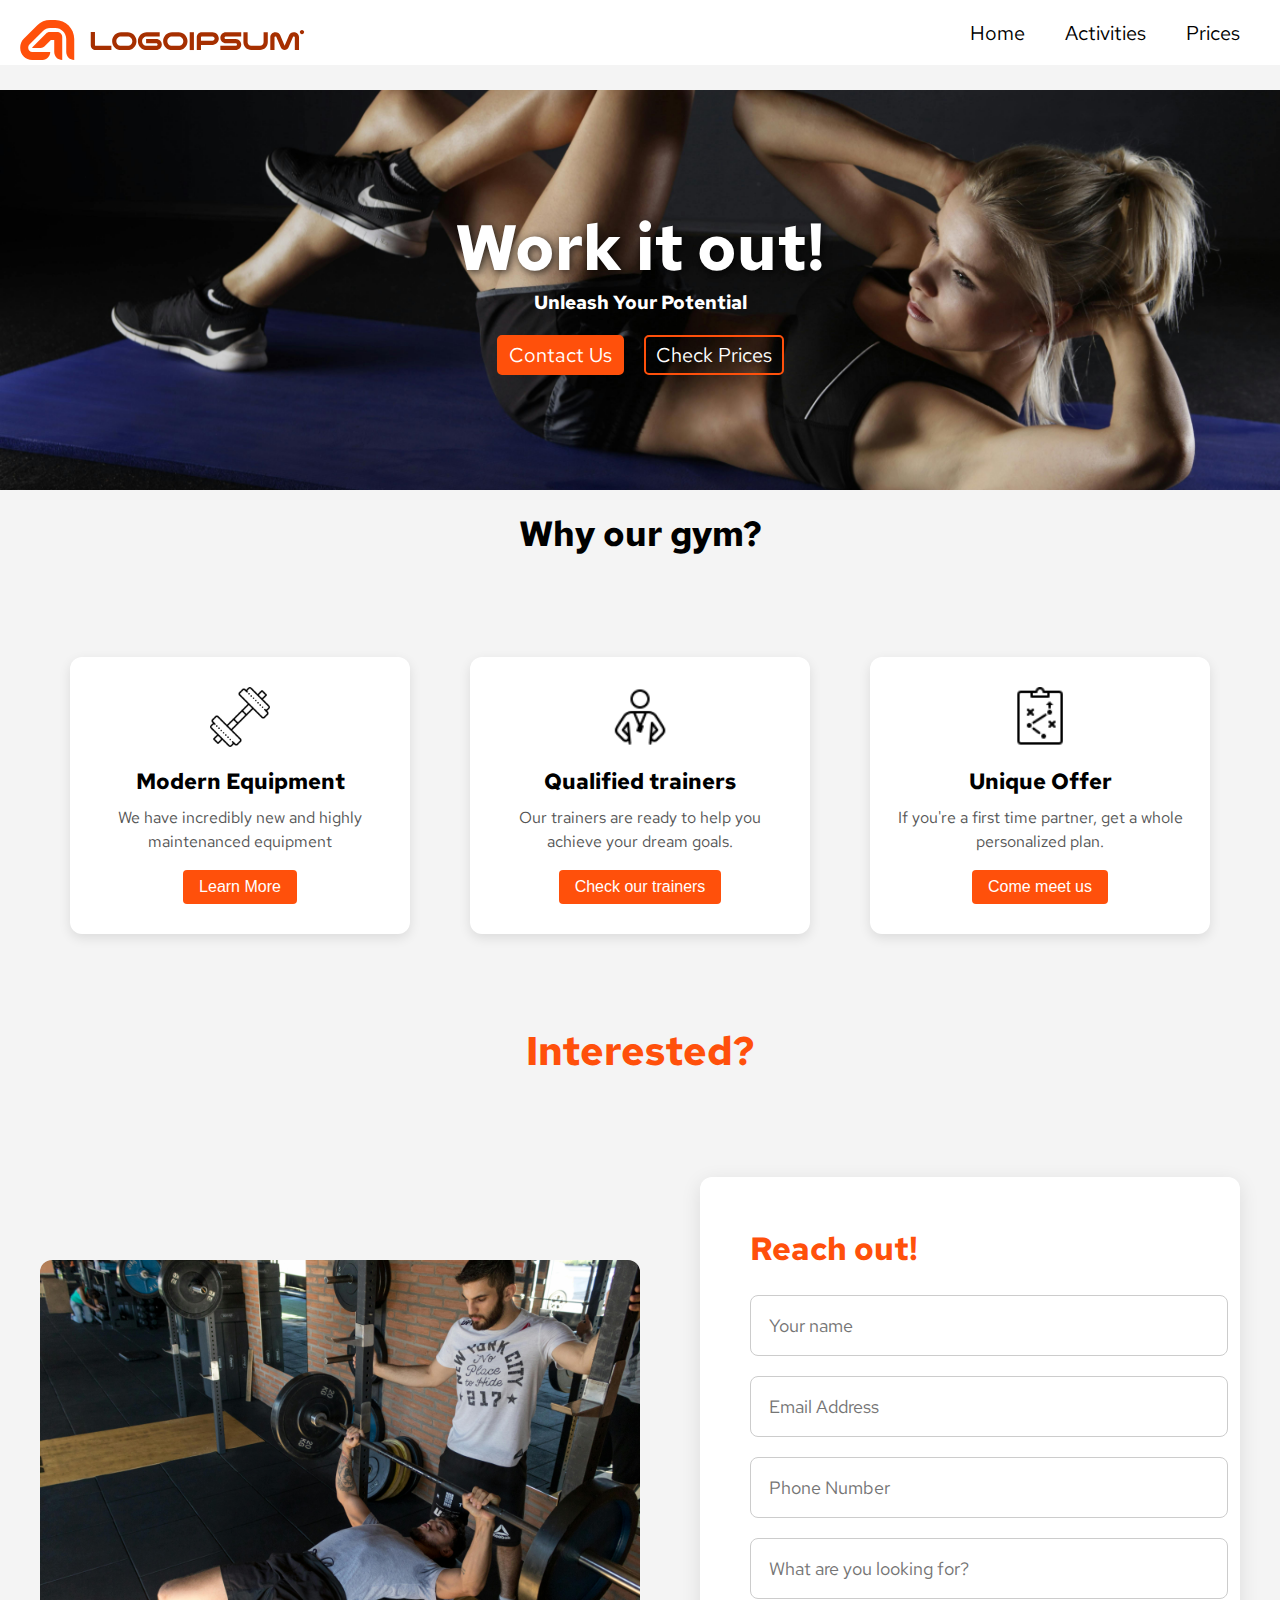
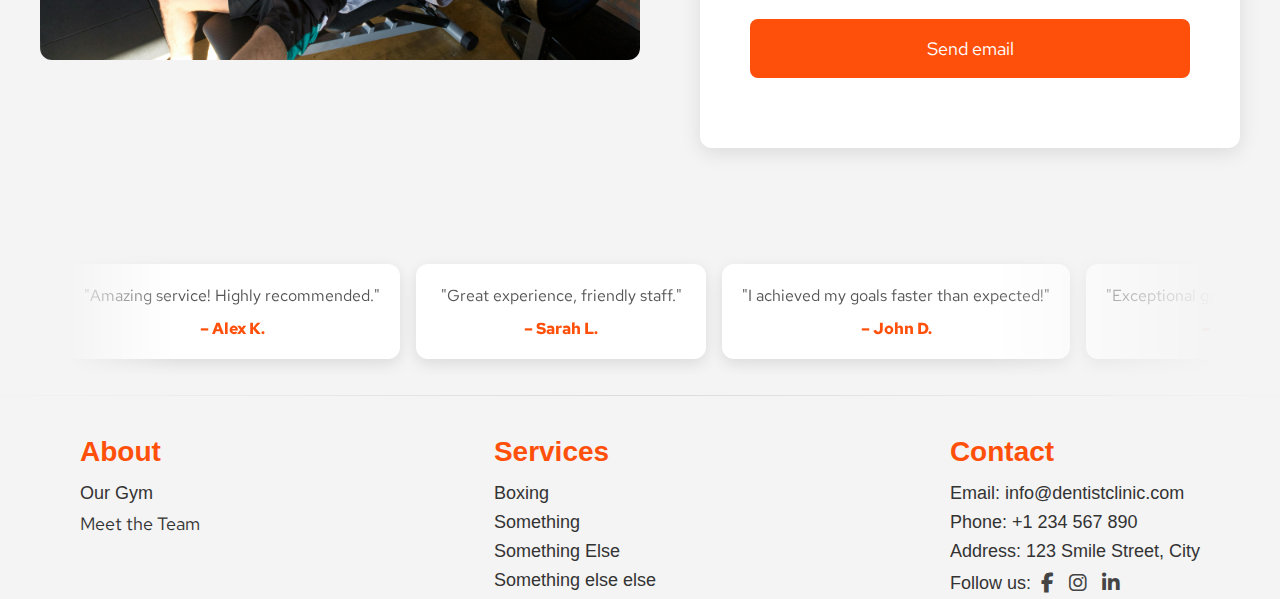
<file: index.html>
<!DOCTYPE html>
<html lang="en">
<head>
    <meta charset="UTF-8">
    <meta name="viewport" content="width=device-width, initial-scale=1.0">
    <link rel="stylesheet" href="styles/style.css">
    <link rel="preconnect" href="https://fonts.googleapis.com">
    <link rel="preconnect" href="https://fonts.gstatic.com" crossorigin>
    <link rel="stylesheet" href="styles/styles_responsive.css">
    <link rel="stylesheet" href="https://cdnjs.cloudflare.com/ajax/libs/font-awesome/6.4.0/css/all.min.css">
    <link href="https://fonts.googleapis.com/css2?family=Amarante&family=Bad+Script&family=Red+Hat+Text:ital,wght@0,300..700;1,300..700&display=swap" rel="stylesheet">
    <title>Document</title>
</head>
<body>
    
<div class="navbar">
    <div class="right-side-nav">
        <svg width="285" height="40" viewBox="0 0 285 40" fill="none" xmlns="http://www.w3.org/2000/svg">
            <path d="M35.2354 0C45.7288 3.12768e-07 54.2354 8.50659 54.2354 19V40C49.8171 40 46.2354 36.4183 46.2354 32V19C46.2354 12.9249 41.3105 8 35.2354 8H30.0342C27.3821 8.00004 24.8382 9.05339 22.9629 10.9287L9.40723 24.4854C8.65714 25.2354 8.23541 26.2527 8.23535 27.3135V28C8.23535 30.2091 10.0262 32 12.2354 32H30.2354C30.2354 36.2801 26.8742 39.7748 22.6475 39.9893L22.2354 40H12.2354C5.60794 40 0.235352 34.6274 0.235352 28V27.3135C0.235414 24.131 1.49962 21.0785 3.75 18.8281L17.3066 5.27246C20.6823 1.89685 25.2603 4.37597e-05 30.0342 0H35.2354Z" fill="#FF500B" data-darkreader-inline-fill="" style="--darkreader-inline-fill: var(--darkreader-text-ff500b, #ff6021);"></path>
            <path d="M37.2354 12C39.9968 12 42.2354 14.2386 42.2354 17V40C37.8171 40 34.2354 36.4183 34.2354 32V20H30.8916L24.3561 26.5355C23.4184 27.4732 22.1466 28 20.8205 28H12.7129C12.2941 28 12.0844 27.4937 12.3805 27.1976L26.1143 13.4648C27.0519 12.5272 28.3234 12 29.6494 12H37.2354Z" fill="#FF500B" data-darkreader-inline-fill="" style="--darkreader-inline-fill: var(--darkreader-text-ff500b, #ff6021);"></path>
            <path d="M274.819 30.0475V17.1592C274.819 16.7878 274.485 16.4535 274.114 16.4535H273.631C273.334 16.4535 273.074 16.6392 272.962 16.8992L268.468 27.5218C267.837 29.0818 266.314 30.0475 264.642 30.0475C262.971 30.0475 261.485 29.0818 260.854 27.5218L256.323 16.8992C256.248 16.6392 255.988 16.4535 255.691 16.4535H255.208C254.837 16.4535 254.503 16.7878 254.503 17.1592V30.0475H250.306V17.1592C250.306 14.4478 252.497 12.2193 255.208 12.2193H255.691C257.66 12.2193 259.442 13.4078 260.222 15.2649L264.642 25.739L269.062 15.2649C269.842 13.4078 271.625 12.2193 273.631 12.2193H274.114C276.825 12.2193 279.016 14.4478 279.016 17.1592V30.0475H274.819Z" fill="#A62F00" data-darkreader-inline-fill="" style="--darkreader-inline-fill: var(--darkreader-text-a62f00, #ff8758);"></path>
            <path d="M231.15 30.0475C226.878 30.0475 223.424 26.5932 223.424 22.3219V12.2193H227.621V22.3219C227.621 24.2533 229.218 25.8504 231.15 25.8504H240.064C241.995 25.8504 243.592 24.2533 243.592 22.3219V12.2193H247.789V22.3219C247.789 26.5932 244.335 30.0475 240.064 30.0475H231.15Z" fill="#A62F00" data-darkreader-inline-fill="" style="--darkreader-inline-fill: var(--darkreader-text-a62f00, #ff8758);"></path>
            <path d="M215.692 25.8504C216.397 25.8504 216.992 25.2561 216.992 24.5504C216.992 23.8447 216.434 23.2876 215.766 23.2505H205.849C202.803 23.2505 200.352 20.7991 200.352 17.7534C200.352 14.7078 202.803 12.2193 205.849 12.2193H221.226V16.4535H205.849C205.143 16.4535 204.549 17.0478 204.549 17.7534C204.549 18.4591 205.143 19.0534 205.849 19.0534H215.84C218.811 19.1277 221.226 21.5419 221.226 24.5504C221.226 27.5961 218.737 30.0475 215.692 30.0475H200.352V25.8504H215.692Z" fill="#A62F00" data-darkreader-inline-fill="" style="--darkreader-inline-fill: var(--darkreader-text-a62f00, #ff8758);"></path>
            <path d="M176.783 30.0475V17.1592C176.783 14.4478 178.975 12.2193 181.686 12.2193H192.494C195.986 12.2193 198.808 15.0792 198.808 18.5706C198.808 22.0619 195.986 24.9219 192.494 24.9219H180.98V30.0475H176.783ZM180.98 17.1592V20.6877H192.494C193.646 20.6877 194.611 19.722 194.611 18.5706C194.611 17.4192 193.646 16.4535 192.494 16.4535H181.686C181.315 16.4535 180.98 16.7878 180.98 17.1592Z" fill="#A62F00" data-darkreader-inline-fill="" style="--darkreader-inline-fill: var(--darkreader-text-a62f00, #ff8758);"></path>
            <path d="M169.714 12.2193H173.911V30.0475H169.714V12.2193Z" fill="#A62F00" data-darkreader-inline-fill="" style="--darkreader-inline-fill: var(--darkreader-text-a62f00, #ff8758);"></path>
            <path d="M158.595 25.8504C161.195 25.8504 163.312 23.7333 163.312 21.1334C163.312 18.5706 161.195 16.4535 158.595 16.4535H152.058C149.458 16.4535 147.341 18.5706 147.341 21.1334C147.341 23.7333 149.458 25.8504 152.058 25.8504H158.595ZM158.595 12.2193C163.535 12.2193 167.509 16.2306 167.509 21.1334C167.509 26.0733 163.535 30.0475 158.595 30.0475H152.058C147.118 30.0475 143.144 26.0733 143.144 21.1334C143.144 16.2306 147.118 12.2193 152.058 12.2193H158.595Z" fill="#A62F00" data-darkreader-inline-fill="" style="--darkreader-inline-fill: var(--darkreader-text-a62f00, #ff8758);"></path>
            <path d="M126.813 30.0475C121.873 30.0475 117.899 26.0733 117.899 21.1334C117.899 16.2306 121.873 12.2193 126.813 12.2193H139.701V16.4535H126.813C124.213 16.4535 122.096 18.5706 122.096 21.1334C122.096 23.7333 124.213 25.8504 126.813 25.8504H136.284C136.99 25.8504 137.584 25.2561 137.584 24.5504C137.584 23.8447 136.99 23.2505 136.284 23.2505H126.107V19.0534H136.284C139.33 19.0534 141.818 21.5048 141.818 24.5504C141.818 27.5961 139.33 30.0475 136.284 30.0475H126.813Z" fill="#A62F00" data-darkreader-inline-fill="" style="--darkreader-inline-fill: var(--darkreader-text-a62f00, #ff8758);"></path>
            <path d="M107.597 25.8504C110.197 25.8504 112.314 23.7333 112.314 21.1334C112.314 18.5706 110.197 16.4535 107.597 16.4535H101.06C98.4604 16.4535 96.3433 18.5706 96.3433 21.1334C96.3433 23.7333 98.4604 25.8504 101.06 25.8504H107.597ZM107.597 12.2193C112.537 12.2193 116.511 16.2306 116.511 21.1334C116.511 26.0733 112.537 30.0475 107.597 30.0475H101.06C96.1204 30.0475 92.1462 26.0733 92.1462 21.1334C92.1462 16.2306 96.1204 12.2193 101.06 12.2193H107.597Z" fill="#A62F00" data-darkreader-inline-fill="" style="--darkreader-inline-fill: var(--darkreader-text-a62f00, #ff8758);"></path>
            <path d="M74.9588 25.1447C74.9588 25.5161 75.293 25.8504 75.6645 25.8504H91.3755V30.0474H75.6645C72.9531 30.0474 70.7617 27.8561 70.7617 25.1447V12.1078H74.9588V25.1447Z" fill="#A62F00" data-darkreader-inline-fill="" style="--darkreader-inline-fill: var(--darkreader-text-a62f00, #ff8758);"></path>
            <path d="M284.127 12.1078C284.127 13.2981 283.162 14.263 281.972 14.263C280.781 14.263 279.817 13.2981 279.817 12.1078C279.817 10.9176 280.781 9.95264 281.972 9.95264C283.162 9.95264 284.127 10.9176 284.127 12.1078Z" fill="#A62F00" data-darkreader-inline-fill="" style="--darkreader-inline-fill: var(--darkreader-text-a62f00, #ff8758);"></path>
        </svg>
    </div>
    <div class="hamburger">
    <i class="fas fa-bars"></i>
</div>

    <div class="left-side-nav">
        <ul>
            <li onclick="window.location.href='../index.html'">Home</li>
            <li onclick="window.location.href='pages/meet_the_team.html'">Activities</li>
            <li>Prices</li>
        </ul>
    </div>
</div>


<section>

    <div class="image-header">
        <div class="image-content">
            <h1>Work it out!</h1>
            <h3>Unleash Your Potential</h3>
            <div class="buttons">
                <button style="cursor: pointer;" class="contact-us" onclick="document.getElementById('contact-section').scrollIntoView({ behavior: 'smooth' });">
                    Contact Us
                </button>
                <button class="check-prices"> Check Prices</button>
            </div>
        </div>
    </div>


    <div class="highlights">
        <h1>Why our gym?</h1>
        <div class="highlights-content">
    <div class="cards-container">
        <div class="card">
            <img src="images/dumbell.png" alt="">
            <div class="card-content">
                <h3>Modern Equipment</h3>
                <p>We have incredibly new and highly maintenanced equipment</p>
                <a href="#" class="btn">Learn More</a>
            </div>
        </div>
        <div class="card">
            <img src="images/trainer.png" alt="">
            <div class="card-content">
                <h3>Qualified trainers</h3>
                <p>Our trainers are ready to help you achieve your dream goals.</p>
                <a href="#" class="btn">Check our trainers</a>
            </div>
        </div>
        <div class="card">
            <img src="images/plan.png" alt="">
            <div class="card-content">
                <h3>Unique Offer</h3>
                <p>If you're a first time partner, get a whole personalized plan.</p>
                <a href="#" class="btn">Come meet us</a>
            </div>
        </div>
    </div>

</section>


<section id="contact-section">
    
    <div class="interested">
        <h1>Interested?</h1>
    </div>

    <div class="talk-to-us-panel">
        <div class="talk-to-us-image">
            <img src="images/trainer.jpg" alt="Form">
        </div>
        <div class="talk-to-us-form">
            <h2>Reach out!</h2>
           <form action="https://formspree.io/f/mjkawpoz" method="POST">
            <input type="hidden" name="_subject" value="Novo contacto do site!">
            <input type="text" name="Name" placeholder="Your name" required>
            <input type="email" name="Email" placeholder="Email Address" required>
            <input type="number" name="PhoneNumber" placeholder="Phone Number">
            <input type="text" name="Subject" placeholder="What are you looking for?">
            <button type="submit">Send email</button>
        </form>
        </div>
    </div>


    <div class="scroller" data-animated="true" data-direction="left" data-speed="fast">
    <ul class="tag-list scroller__inner">
        <li>
            <p>"Amazing service! Highly recommended."</p>
            <h4>– Alex K.</h4>
        </li>
        <li>
            <p>"Great experience, friendly staff."</p>
            <h4>– Sarah L.</h4>
        </li>
        <li>
            <p>"I achieved my goals faster than expected!"</p>
            <h4>– John D.</h4>
        </li>
        <li>
            <p>"Exceptional guidance and support."</p>
            <h4>– Lisa M.</h4>
        </li>
        <li>
            <p>"Amazing people at an awesome location."</p>
            <h4>– Bennett J.</h4>
        </li>
    </ul>
</div>


</section>

<section>
    <hr class="fancy-line">

    <div class="footer">
        <div class="first-footer-section">
            <h3>About</h3>
            <h4>Our Gym</h4>
            <h4><a href="pages/meet_the_team.html">Meet the Team</a></h4>
        </div>

        <div class="second-footer-section">
            <h3>Services</h3>
            <h4>Boxing</h4>
            <h4>Something</h4>
            <h4>Something Else</h4>
            <h4>Something else else</h4>
        </div>

        <div class="third-footer-section">
            <h3>Contact</h3>
            <h4>Email: info@dentistclinic.com</h4>
            <h4>Phone: +1 234 567 890</h4>
            <h4>Address: 123 Smile Street, City</h4>

            <div class="follow-us">
                <span>Follow us:</span>
                <div class="social-icons">
                    <a href="#"><i class="fab fa-facebook-f"></i></a>
                    <a href="#"><i class="fab fa-instagram"></i></a>
                    <a href="#"><i class="fab fa-linkedin-in"></i></a>
                </div>
            </div>
        </div>

    </div>
</section>


<script src="./js/main.js"></script>

</body>
</html>
</file>
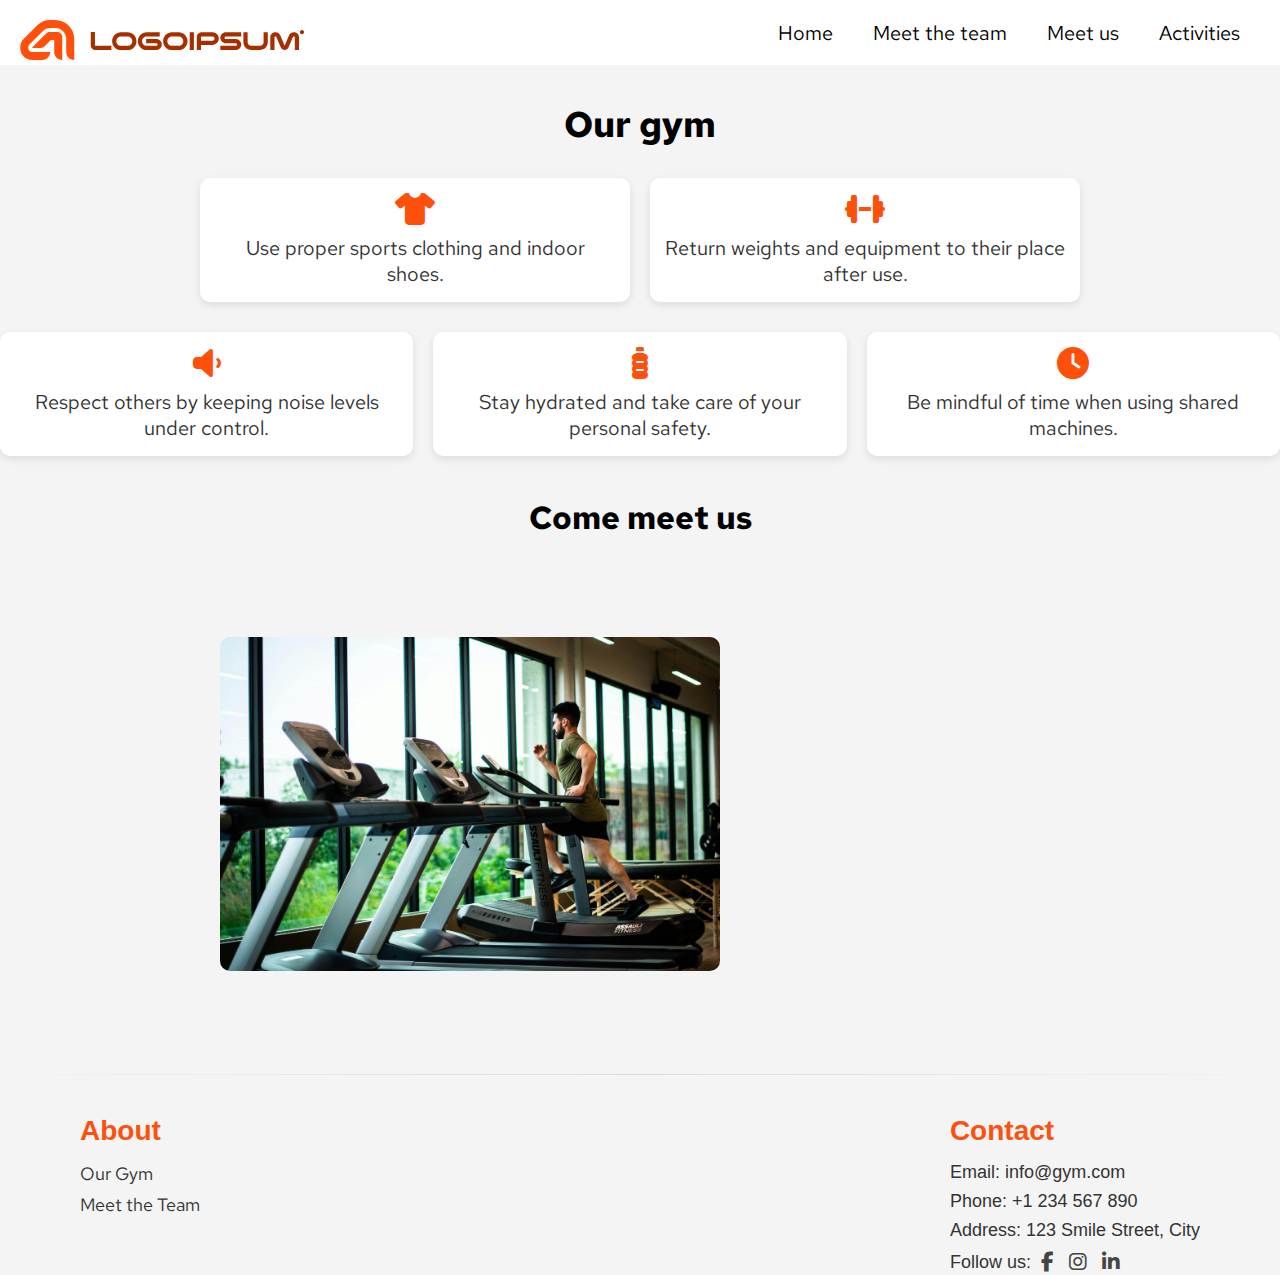
<file: pages/our_gym.html>
<!DOCTYPE html>
<html lang="en">
<head>
    <meta charset="UTF-8">
    <meta name="viewport" content="width=device-width, initial-scale=1.0">
    <title>Our Gym</title>
    <link rel="stylesheet" href="../styles/style.css">
    <link rel="preconnect" href="https://fonts.googleapis.com">
    <link rel="preconnect" href="https://fonts.gstatic.com" crossorigin>
    <link rel="stylesheet" href="../styles/styles_responsive.css">
    <link rel="stylesheet" href="https://cdnjs.cloudflare.com/ajax/libs/font-awesome/6.4.0/css/all.min.css">
    <link href="https://fonts.googleapis.com/css2?family=Amarante&family=Bad+Script&family=Red+Hat+Text:ital,wght@0,300..700;1,300..700&display=swap" rel="stylesheet">
    <link rel="stylesheet" href="../styles/style_offers.css">
</head>
<body>
    
<div class="navbar">
    <div class="right-side-nav">
        <svg width="285" height="40" viewBox="0 0 285 40" fill="none" xmlns="http://www.w3.org/2000/svg">
            <path d="M35.2354 0C45.7288 3.12768e-07 54.2354 8.50659 54.2354 19V40C49.8171 40 46.2354 36.4183 46.2354 32V19C46.2354 12.9249 41.3105 8 35.2354 8H30.0342C27.3821 8.00004 24.8382 9.05339 22.9629 10.9287L9.40723 24.4854C8.65714 25.2354 8.23541 26.2527 8.23535 27.3135V28C8.23535 30.2091 10.0262 32 12.2354 32H30.2354C30.2354 36.2801 26.8742 39.7748 22.6475 39.9893L22.2354 40H12.2354C5.60794 40 0.235352 34.6274 0.235352 28V27.3135C0.235414 24.131 1.49962 21.0785 3.75 18.8281L17.3066 5.27246C20.6823 1.89685 25.2603 4.37597e-05 30.0342 0H35.2354Z" fill="#FF500B" data-darkreader-inline-fill="" style="--darkreader-inline-fill: var(--darkreader-text-ff500b, #ff6021);"></path>
            <path d="M37.2354 12C39.9968 12 42.2354 14.2386 42.2354 17V40C37.8171 40 34.2354 36.4183 34.2354 32V20H30.8916L24.3561 26.5355C23.4184 27.4732 22.1466 28 20.8205 28H12.7129C12.2941 28 12.0844 27.4937 12.3805 27.1976L26.1143 13.4648C27.0519 12.5272 28.3234 12 29.6494 12H37.2354Z" fill="#FF500B" data-darkreader-inline-fill="" style="--darkreader-inline-fill: var(--darkreader-text-ff500b, #ff6021);"></path>
            <path d="M274.819 30.0475V17.1592C274.819 16.7878 274.485 16.4535 274.114 16.4535H273.631C273.334 16.4535 273.074 16.6392 272.962 16.8992L268.468 27.5218C267.837 29.0818 266.314 30.0475 264.642 30.0475C262.971 30.0475 261.485 29.0818 260.854 27.5218L256.323 16.8992C256.248 16.6392 255.988 16.4535 255.691 16.4535H255.208C254.837 16.4535 254.503 16.7878 254.503 17.1592V30.0475H250.306V17.1592C250.306 14.4478 252.497 12.2193 255.208 12.2193H255.691C257.66 12.2193 259.442 13.4078 260.222 15.2649L264.642 25.739L269.062 15.2649C269.842 13.4078 271.625 12.2193 273.631 12.2193H274.114C276.825 12.2193 279.016 14.4478 279.016 17.1592V30.0475H274.819Z" fill="#A62F00" data-darkreader-inline-fill="" style="--darkreader-inline-fill: var(--darkreader-text-a62f00, #ff8758);"></path>
            <path d="M231.15 30.0475C226.878 30.0475 223.424 26.5932 223.424 22.3219V12.2193H227.621V22.3219C227.621 24.2533 229.218 25.8504 231.15 25.8504H240.064C241.995 25.8504 243.592 24.2533 243.592 22.3219V12.2193H247.789V22.3219C247.789 26.5932 244.335 30.0475 240.064 30.0475H231.15Z" fill="#A62F00" data-darkreader-inline-fill="" style="--darkreader-inline-fill: var(--darkreader-text-a62f00, #ff8758);"></path>
            <path d="M215.692 25.8504C216.397 25.8504 216.992 25.2561 216.992 24.5504C216.992 23.8447 216.434 23.2876 215.766 23.2505H205.849C202.803 23.2505 200.352 20.7991 200.352 17.7534C200.352 14.7078 202.803 12.2193 205.849 12.2193H221.226V16.4535H205.849C205.143 16.4535 204.549 17.0478 204.549 17.7534C204.549 18.4591 205.143 19.0534 205.849 19.0534H215.84C218.811 19.1277 221.226 21.5419 221.226 24.5504C221.226 27.5961 218.737 30.0475 215.692 30.0475H200.352V25.8504H215.692Z" fill="#A62F00" data-darkreader-inline-fill="" style="--darkreader-inline-fill: var(--darkreader-text-a62f00, #ff8758);"></path>
            <path d="M176.783 30.0475V17.1592C176.783 14.4478 178.975 12.2193 181.686 12.2193H192.494C195.986 12.2193 198.808 15.0792 198.808 18.5706C198.808 22.0619 195.986 24.9219 192.494 24.9219H180.98V30.0475H176.783ZM180.98 17.1592V20.6877H192.494C193.646 20.6877 194.611 19.722 194.611 18.5706C194.611 17.4192 193.646 16.4535 192.494 16.4535H181.686C181.315 16.4535 180.98 16.7878 180.98 17.1592Z" fill="#A62F00" data-darkreader-inline-fill="" style="--darkreader-inline-fill: var(--darkreader-text-a62f00, #ff8758);"></path>
            <path d="M169.714 12.2193H173.911V30.0475H169.714V12.2193Z" fill="#A62F00" data-darkreader-inline-fill="" style="--darkreader-inline-fill: var(--darkreader-text-a62f00, #ff8758);"></path>
            <path d="M158.595 25.8504C161.195 25.8504 163.312 23.7333 163.312 21.1334C163.312 18.5706 161.195 16.4535 158.595 16.4535H152.058C149.458 16.4535 147.341 18.5706 147.341 21.1334C147.341 23.7333 149.458 25.8504 152.058 25.8504H158.595ZM158.595 12.2193C163.535 12.2193 167.509 16.2306 167.509 21.1334C167.509 26.0733 163.535 30.0475 158.595 30.0475H152.058C147.118 30.0475 143.144 26.0733 143.144 21.1334C143.144 16.2306 147.118 12.2193 152.058 12.2193H158.595Z" fill="#A62F00" data-darkreader-inline-fill="" style="--darkreader-inline-fill: var(--darkreader-text-a62f00, #ff8758);"></path>
            <path d="M126.813 30.0475C121.873 30.0475 117.899 26.0733 117.899 21.1334C117.899 16.2306 121.873 12.2193 126.813 12.2193H139.701V16.4535H126.813C124.213 16.4535 122.096 18.5706 122.096 21.1334C122.096 23.7333 124.213 25.8504 126.813 25.8504H136.284C136.99 25.8504 137.584 25.2561 137.584 24.5504C137.584 23.8447 136.99 23.2505 136.284 23.2505H126.107V19.0534H136.284C139.33 19.0534 141.818 21.5048 141.818 24.5504C141.818 27.5961 139.33 30.0475 136.284 30.0475H126.813Z" fill="#A62F00" data-darkreader-inline-fill="" style="--darkreader-inline-fill: var(--darkreader-text-a62f00, #ff8758);"></path>
            <path d="M107.597 25.8504C110.197 25.8504 112.314 23.7333 112.314 21.1334C112.314 18.5706 110.197 16.4535 107.597 16.4535H101.06C98.4604 16.4535 96.3433 18.5706 96.3433 21.1334C96.3433 23.7333 98.4604 25.8504 101.06 25.8504H107.597ZM107.597 12.2193C112.537 12.2193 116.511 16.2306 116.511 21.1334C116.511 26.0733 112.537 30.0475 107.597 30.0475H101.06C96.1204 30.0475 92.1462 26.0733 92.1462 21.1334C92.1462 16.2306 96.1204 12.2193 101.06 12.2193H107.597Z" fill="#A62F00" data-darkreader-inline-fill="" style="--darkreader-inline-fill: var(--darkreader-text-a62f00, #ff8758);"></path>
            <path d="M74.9588 25.1447C74.9588 25.5161 75.293 25.8504 75.6645 25.8504H91.3755V30.0474H75.6645C72.9531 30.0474 70.7617 27.8561 70.7617 25.1447V12.1078H74.9588V25.1447Z" fill="#A62F00" data-darkreader-inline-fill="" style="--darkreader-inline-fill: var(--darkreader-text-a62f00, #ff8758);"></path>
            <path d="M284.127 12.1078C284.127 13.2981 283.162 14.263 281.972 14.263C280.781 14.263 279.817 13.2981 279.817 12.1078C279.817 10.9176 280.781 9.95264 281.972 9.95264C283.162 9.95264 284.127 10.9176 284.127 12.1078Z" fill="#A62F00" data-darkreader-inline-fill="" style="--darkreader-inline-fill: var(--darkreader-text-a62f00, #ff8758);"></path>
        </svg>
    </div>
    <div class="hamburger">
    <i class="fas fa-bars"></i>
</div>

    <div class="left-side-nav">
        <ul>
            <li onclick="window.location.href='../index.html'">Home</li>
            <li onclick="window.location.href='meet_the_team.html'">Meet the team</li>
            <li onclick="window.location.href='our_gym.html'">Meet us</li>
            <li onclick="window.location.href='activities.html'">Activities</li>
        </ul>
    </div>
</div>


<section class="section-out-gym">
    <div class="offers-title">
        <h1>Our gym</h1>
    </div>

    <div class="norms">
        <div class="norm-card">
            <i class="fas fa-tshirt"></i>
            <p>Use proper sports clothing and indoor shoes.</p>
        </div>
        <div class="norm-card">
            <i class="fas fa-dumbbell"></i>
            <p>Return weights and equipment to their place after use.</p>
        </div>
        
    </div>

    <div class="norms">
        <div class="norm-card">
            <i class="fas fa-volume-down"></i>
            <p>Respect others by keeping noise levels under control.</p>
        </div>
        <div class="norm-card">
            <i class="fas fa-bottle-water"></i>
            <p>Stay hydrated and take care of your personal safety.</p>
        </div>
        <div class="norm-card">
            <i class="fas fa-clock"></i>
            <p>Be mindful of time when using shared machines.</p>
        </div>
    </div>
</section>

<section>
<div class="come-meet">
    <h1>Come meet us</h1>


    <div class="image-map">
        <div class="left-side-image">
            <img src="../images/mobility.jpg" alt="">
        </div>
        <div class="right-side-map">
            <iframe src="https://www.google.com/maps/embed?pb=!1m18!1m12!1m3!1d3116.5377867047396!2d-9.152174923407527!3d38.63651306205426!2m3!1f0!2f0!3f0!3m2!1i1024!2i768!4f13.1!3m3!1m2!1s0xd1935790f89a8f1%3A0xaece3bd2c52e236c!2sFitness%20Gym!5e0!3m2!1spt-PT!2spt!4v1759331893652!5m2!1spt-PT!2spt" width="600" height="450" style="border:0;" allowfullscreen="" loading="lazy" referrerpolicy="no-referrer-when-downgrade"></iframe>
        </div>
    </div>
</div>
</section>


<section>
    <hr class="fancy-line">

    <div class="footer">
        <div class="first-footer-section">
            <h3>About</h3>
            <h4><a href="our_gym.html">Our Gym</a></h4>
            <h4><a href="meet_the_team.html">Meet the Team</a></h4>
        </div>

        <div class="third-footer-section">
            <h3>Contact</h3>
            <h4>Email: info@gym.com</h4>
            <h4>Phone: +1 234 567 890</h4>
            <h4>Address: 123 Smile Street, City</h4>

            <div class="follow-us">
                <span>Follow us:</span>
                <div class="social-icons">
                    <a href="#"><i class="fab fa-facebook-f"></i></a>
                    <a href="#"><i class="fab fa-instagram"></i></a>
                    <a href="#"><i class="fab fa-linkedin-in"></i></a>
                </div>
            </div>
        </div>

    </div>
</section>
<script src="../js/main.js"></script>
</body>
</html>
</file>
<file: styles/style.css>
*{
    margin: 0;
    padding: 0;
    font-family: "Red Hat Text", sans-serif;
}



.navbar {
    display: flex;
    justify-content: space-between;
    position: fixed;
    top: 0;
    width: 100%;
    background-color: white;
    z-index: 1000;
}


.right-side-nav{
    padding-top: 20px;
    padding-left: 20px;
}

.left-side-nav {
    display: flex;
    align-items: center; 
    gap: 20px;
    padding-right: 20px;
}

.left-side-nav ul {
    list-style: none;
    display: flex;
    gap: 40px;
    margin: 0;
    padding: 0;
    font-size: 20px;
    margin-right: 20px;
    cursor: pointer;
}

.image-header {
    margin-top: 90px;
    background-image: url(../images/working_out.jpg);
    height: 400px;
    width: 100%; 
    background-size: cover;
    background-position: center;
    position: relative;
}

.image-content {
    position: absolute;
    top: 50%;
    left: 50%;
    transform: translate(-50%, -50%);
    color: white;
    text-align: center;
    font-family: "Red Hat Text", sans-serif;
}

.image-content h1 {
    font-size: 4rem;
    text-shadow: 2px 2px 8px rgba(0,0,0,0.7);
}

.buttons {
    display: flex;
    gap: 20px;
    justify-content: center;
    margin-top: 20px;
}

.contact-us{
    background-color: #FF500B;
    border-radius: 5px;
    padding: 5px 10px;
    font-size: 20px;
    border: solid 2px #FF500B;
    color: white;
    cursor: pointer;
}

.check-prices{
    background-color: transparent;
    border: solid 2px #FF500B;
    padding: 5px 10px;
    color: white;
    font-size: 20px;
    border-radius: 5px;
    cursor: pointer;
}


.cards-container {
    display: flex;
    justify-content: center;
    flex-wrap: wrap;
    margin-top: 100px;
    gap: 60px;
    margin-bottom: 90px;
}

.card {
    width: 300px;
    background-color: white;
    border-radius: 12px;
    box-shadow: 0 4px 12px rgba(0,0,0,0.1);
    overflow: hidden;
    display: flex;
    flex-direction: column;
    align-items: center;
    padding: 30px 20px;
    text-align: center;
    transition: transform 0.3s ease, box-shadow 0.3s ease;
}

.card:hover {
    transform: translateY(-5px);
    box-shadow: 0 10px 25px rgba(0,0,0,0.15);
}

.card img {
    width: 60px;
    height: 60px;
    margin-bottom: 20px;
}

.card-content h3 {
    font-size: 22px;
    margin-bottom: 10px;
}

.card-content p {
    font-size: 16px;
    color: #555;
    line-height: 1.5;
}

.card-content .btn {
    display: inline-block;
    padding: 8px 16px;
    background-color: #FF500B;
    color: white;
    text-decoration: none;
    border-radius: 4px;
    font-family: 'Montserrat', sans-serif;
    margin-top: 16px;
    text-align: center;
}

.highlights h1{
    text-align: center;
    margin-top: 20px;
    font-size: 35px;
}


.interested h1 {
    margin-bottom: 90px;
    font-size: 2.5rem;
    color: #FF500B;
}


.interested{
    margin-top: 90px;
    text-align: center;
}

.talk-to-us-panel {
    display: flex;
    gap: 60px;
    max-width: 1200px;
    width: 100%;
    align-items: center; 
    justify-content: center; 
    margin: 0 auto; 
    margin-top: 100px;        
}

.talk-to-us-image img {
    width: auto;
    height: 400px; 
    border-radius: 12px;
    object-fit: cover;
}

.talk-to-us-form {
    flex: 1;
    background: #fff;
    padding: 50px; 
    border-radius: 12px;
    box-shadow: 0 5px 20px rgba(0,0,0,0.1);
}

.talk-to-us-form h2{
    margin-bottom: 25px;
    font-size: 2rem; 
    color: #FF500B;
}

.talk-to-us-form input,
.talk-to-us-form button {
    width: 100%;
    padding: 18px; /* inputs maiores */
    margin-bottom: 20px;
    border-radius: 8px;
    border: 1px solid #ccc;
    font-size: 18px; /* fonte maior */
}

.talk-to-us-form button {
    background-color: #FF500B;
    color: white;
    border: none;
    cursor: pointer;
    font-size: 18px;
}


.tag-list {
    margin: 0;
    padding-inline: 0;
    list-style: none;
}

.tag-list li {
    padding: 20px; 
    background: #fff; 
    border-radius: 12px; 
    box-shadow: 0 5px 15px rgba(0,0,0,0.1); 
    transition: transform 0.3s ease, box-shadow 0.3s ease; 
    cursor: pointer;
    min-width: 250px; 
    text-align: center;
    flex-shrink: 0; 
}

.tag-list li:hover {
    transform: translateY(-5px);
    box-shadow: 0 10px 25px rgba(0,0,0,0.15);
}

.tag-list li p {
    font-size: 16px;
    color: #555;
    line-height: 1.5;
}

.tag-list li h4 {
    margin-top: 10px;
    color: #FF500B;
}

.scroller {
    margin: 100px auto 0; 
    width: 90%;       
    max-width: 1200px; 
    overflow: hidden;
}

.scroller__inner {
    display: flex;
    padding-block: 1rem;
    flex-wrap: wrap;
    gap: 1rem;
}

.scroller[data-animated="true"] {
    overflow: hidden;
    -webkit-mask: linear-gradient(90deg, transparent, white 10%, white 80%, transparent);
    mask: linear-gradient(90deg, transparent, white 10%, white 80%, transparent);
}

.scroller[data-animated="true"] .scroller__inner {
    width: max-content;
    flex-wrap: nowrap;
    animation: scroll var(--_animation-duration, 40s) var(--_animation-direction, forwards) linear infinite;
    animation-delay: 1s;
}

.scroller[data-direction='left'] {
    --_animation-direction: forwards;
}
.scroller[data-direction='right'] {
    --_animation-direction: reverse;
}

.scroller[data-direction='slow'] {
    --_animation-duration: 20s;
}
.scroller[data-speed='fast'] {
    --_animation-duration: 10s;
}


@keyframes scroll {
    to {
        transform: translate(calc(-50% - 0.5rem));
    }
}


hr.fancy-line { 
    margin-top: 20px;
    border: 0; 
    height: 1px;

}
hr.fancy-line:before {
    top: -0.5em;
    height: 1em;
}
hr.fancy-line:after {
    content:'';
    height: 0.5em;
    top: 1px;
}

hr.fancy-line:before, hr.fancy-line:after {
    content: '';
    position: absolute;
    width: 100%;
}

hr.fancy-line, hr.fancy-line:before {
    background: radial-gradient(ellipse at center, rgba(0,0,0,0.1) 0%,rgba(0,0,0,0) 75%);
}

body, hr.fancy-line:after {
    background: #f4f4f4;
}


.footer {
    margin-top: 40px;
    display: flex;
    justify-content: space-between;
    align-items: flex-start;
    flex-wrap: wrap;
    gap: 40px;
    padding: 0px 80px;
}

.footer h3 {
    font-family: 'Montserrat', sans-serif;
    font-size: 28px;
    color: #FF500B;
    margin-bottom: 15px;
}

.footer h4 {
    font-family: 'Montserrat', sans-serif;
    font-weight: 400;
    font-size: 18px;
    color: #333;
    margin: 8px 0;
}

.first-footer-section h4,
.second-footer-section h4 {
    cursor: pointer;
    transition: color 0.3s;
}

.first-footer-section h4:hover,
.second-footer-section h4:hover {
    color: #FF500B;
}

.follow-us {
    display: flex;
    align-items: center;
    gap: 10px;
}

.follow-us span {
    font-family: 'Montserrat', sans-serif;
    font-weight: 400;
    font-size: 18px;
    color: #333;
}

.social-icons {
    display: flex;
    gap: 15px;
}

.social-icons a {
    color: #444;
    font-size: 20px;
    transition: color 0.3s, transform 0.3s;
}

.social-icons a:hover {
    color: #FF500B;
    transform: translateY(-3px);
}


.hamburger {
    display: none;
    font-size: 28px;
    cursor: pointer;
    padding-right: 20px;
    z-index: 1002;
}

h4 a {
    color: inherit; 
    text-decoration: none;
}


.price-card {
    max-width: 400px;
    margin: 50px auto;
    background: linear-gradient(135deg, #FF500B, #ff814d);
    color: white;
    border-radius: 20px;
    box-shadow: 0 10px 30px rgba(0,0,0,0.2);
    overflow: hidden;
    display: flex;
    flex-direction: column;
    text-align: center;
    transition: transform 0.3s ease, box-shadow 0.3s ease;
}

.price-card:hover {
    transform: translateY(-8px);
    box-shadow: 0 15px 35px rgba(0,0,0,0.25);
}

.price-header {
    padding: 30px 20px 20px;
}

.price-header h2 {
    font-size: 28px;
    margin-bottom: 10px;
}

.price-header p {
    font-size: 16px;
    opacity: 0.9;
}

.price-body {
    background: white;
    color: #333;
    padding: 30px 20px;
}

.price-body h1 {
    font-size: 42px;
    margin-bottom: 20px;
    color: #FF500B;
}

.price-body h1 span {
    font-size: 18px;
    color: #555;
}

.price-body ul {
    list-style: none;
    padding: 0;
    margin: 0;
    text-align: left;
}

.price-body ul li {
    margin-bottom: 10px;
    font-size: 15px;
}

.price-footer {
    padding: 20px;
}

.offers-title{
    margin-top: 100px;
    text-align: center;
}
</file>
<file: styles/styles_responsive.css>
@media (max-width: 768px) {
    .talk-to-us-panel {
        flex-direction: column;
        gap: 30px;
    }

    .talk-to-us-image img {
        width: 100%;
        height: auto; 
    }

     .footer {
        flex-direction: column;
        align-items: center;
        text-align: center;
        padding: 30px 20px;
    }

    .footer h3 {
        font-size: 24px;
    }

    .footer h4 {
        font-size: 14px;
    }


    .left-side-nav {
        position: fixed;
        top: 0;
        right: -100%;
        height: 100%;
        width: 250px;
        background-color: white;
        flex-direction: column;
        align-items: flex-start;
        padding: 60px 20px;
        gap: 20px;
        box-shadow: -4px 0 12px rgba(0,0,0,0.1);
        transition: right 0.3s ease;
        z-index: 1001;
    }

    .left-side-nav ul,
    .left-side-nav .contact-us {
        display: flex;
        flex-direction: column;
        gap: 15px;
        width: 100%;
    }

    .left-side-nav.active {
        right: 0;
    }

    .left-side-nav ul li {
        font-size: 20px;
        cursor: pointer;
    }

    .hamburger {
        display: block;
        position: fixed;
        top: 15px;
        right: 20px;
        color: #FF500B;
    }

    .hamburger.active i:before {
        content: "\f00d"; 
    }

    .second-card{
        border: 1px solid black;
    }
}


@media (max-width: 375px) {
    .right-side-nav svg {
        width: 200px; 
        height: auto; 
    }
}
</file>
<file: styles/style_offers.css>
.come-meet{
    margin-top: 40px;
    text-align: center;
}

.norms {
    display: flex;
    justify-content: center;
    gap: 20px;
    margin-top: 30px;
}

.norm-card {
    background: #fff;
    padding: 15px;
    width: 400px; 
    border-radius: 10px;
    box-shadow: 0 3px 8px rgba(0,0,0,0.1);
    text-align: center;
    transition: transform 0.3s ease, box-shadow 0.3s ease;
}

.norm-card:hover {
    transform: translateY(-5px);
    box-shadow: 0 8px 18px rgba(0,0,0,0.15);
}

.norm-card i {
    font-size: 32px; 
    color: #FF500B;
    margin-bottom: 10px;
}

.norm-card p {
    font-size: 20px;
    color: #333;
    line-height: 1.3;
}

.image-map {
    display: flex;
    justify-content: center; 
    align-items: center;     
    gap: 40px;
    flex-wrap: wrap;
    margin: 40px ;
}

.left-side-image img {
    width: 100%;
    max-width: 500px;
    height: auto;
    border-radius: 10px;
}

.right-side-map iframe {
    width: 100%;      
    height: 450px;     
    border: 0;
    border-radius: 10px;
}

.section-out-gym h1{

    font-size: 36px;
    margin-bottom: 20px;
}
</file>
